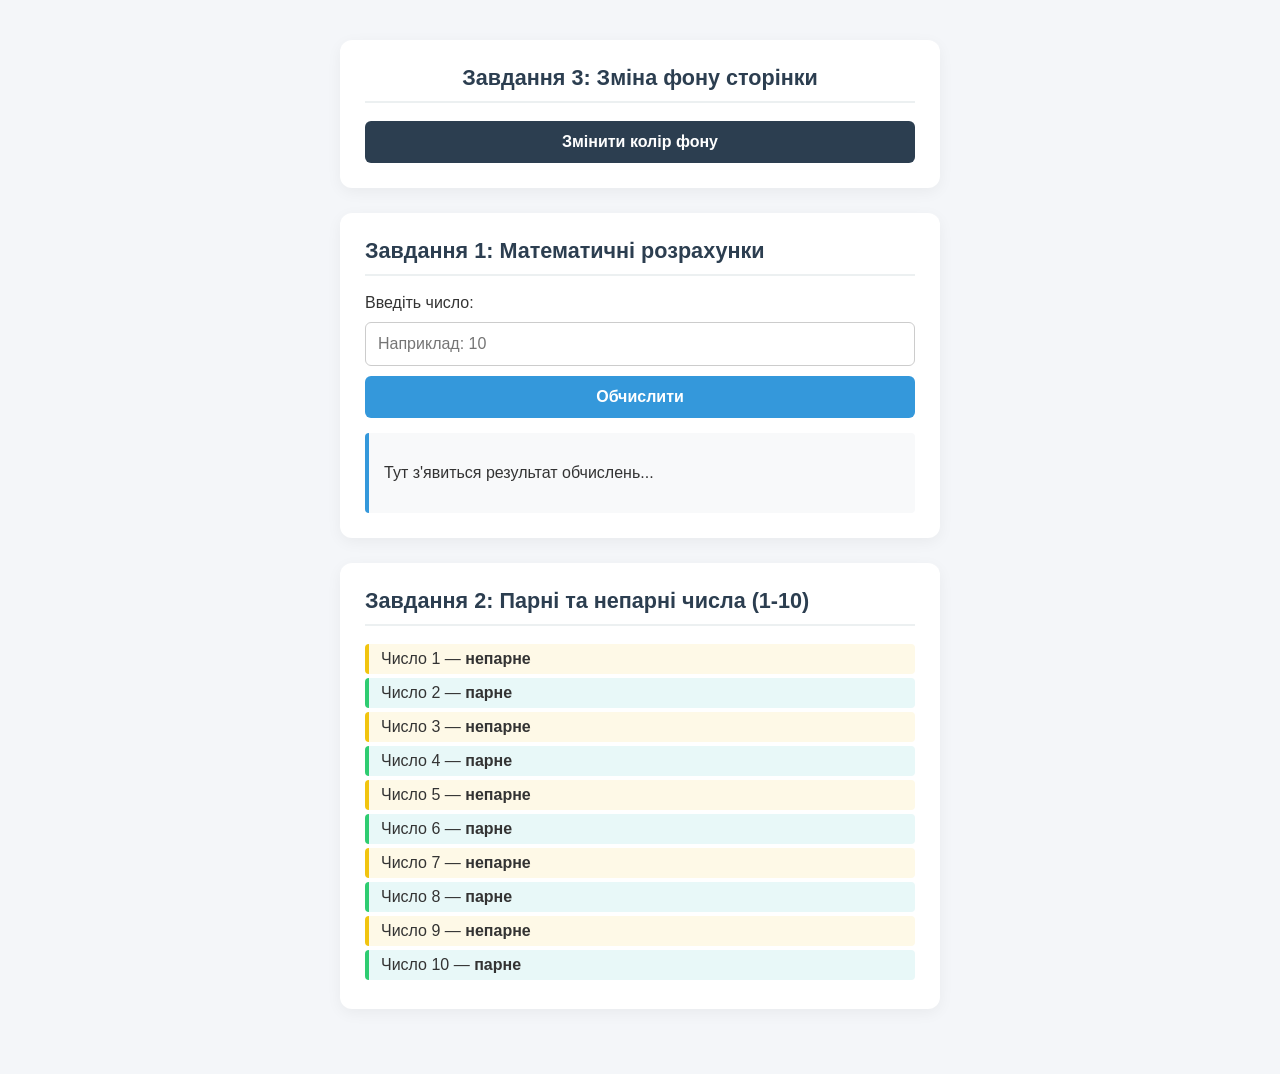
<file: index.html>
<!DOCTYPE html>
<html lang="uk">
<head>
    <meta charset="UTF-8">
    <meta name="viewport" content="width=device-width, initial-scale=1.0">
    <title>Практичні завдання JavaScript</title>
    <link rel="stylesheet" href="style.css">
</head>
<body>

    <main class="container">
        <section class="section section-theme">
            <h2>Завдання 3: Зміна фону сторінки</h2>
            <button id="changeColorBtn" class="btn btn-theme">Змінити колір фону</button>
        </section>
        <section class="section">
            <h2>Завдання 1: Математичні розрахунки</h2>
            <div class="calc-form">
                <label for="numberInput">Введіть число:</label>
                <input type="number" id="numberInput" placeholder="Наприклад: 10">
                <button id="calcBtn" class="btn">Обчислити</button>
            </div>
            
            <div id="calcResult" class="result-box">
                <p>Тут з'явиться результат обчислень...</p>
            </div>
        </section>
        <section class="section">
            <h2>Завдання 2: Парні та непарні числа (1-10)</h2>
            <div id="evenOddResult" class="result-list">
            </div>
        </section>
    </main>
    <script src="script.js"></script>
</body>
</html>
</file>
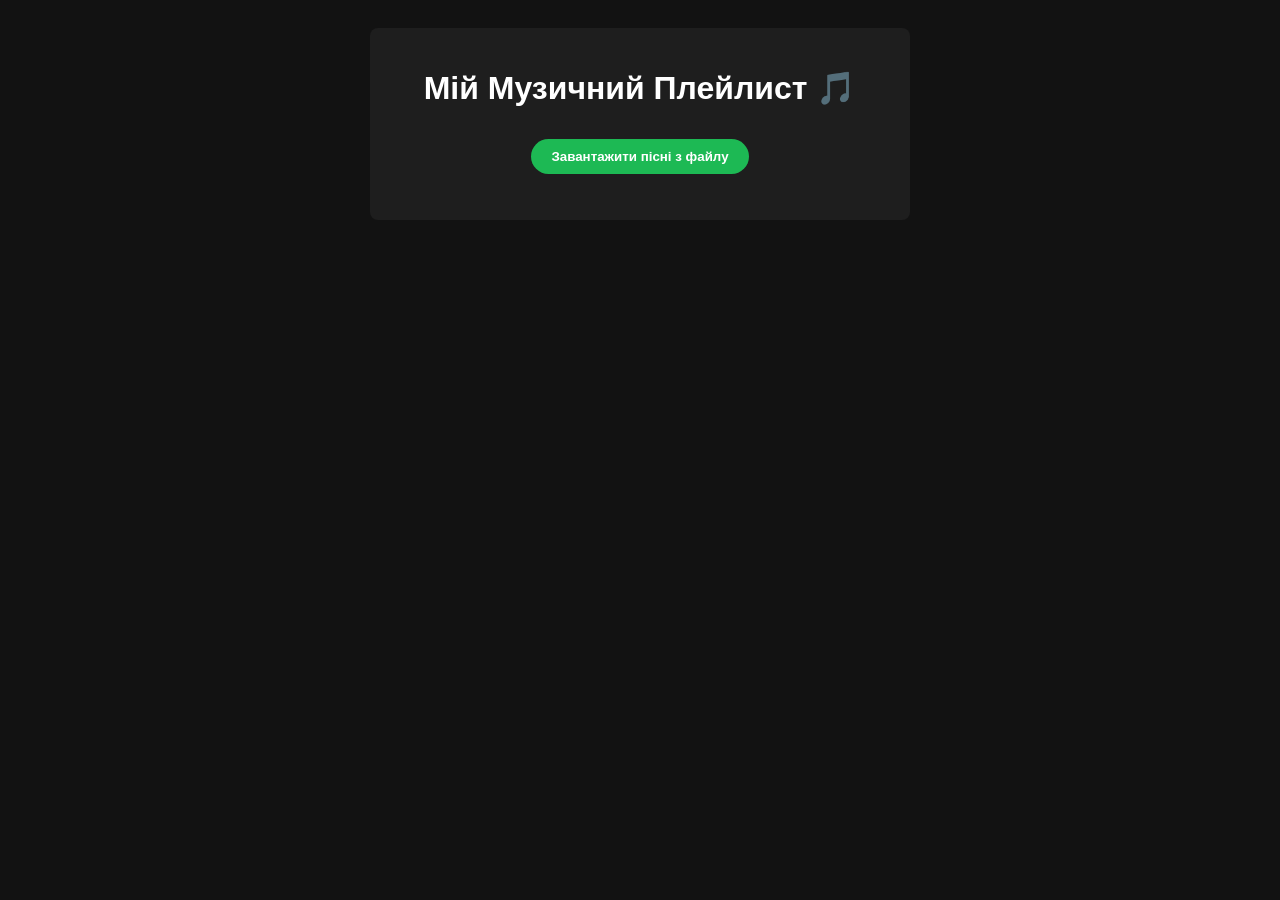
<file: music.html>
<!DOCTYPE html>
<html lang="uk">
<head>
    <meta charset="UTF-8">
    <meta name="viewport" content="width=device-width, initial-scale=1.0">
    <title>Музичний Плейлист</title>
    <style>
        body { font-family: sans-serif; background: #121212; color: #fff; padding: 20px; text-align: center; }
        .playlist-container { max-width: 500px; margin: 0 auto; background: #1e1e1e; padding: 20px; border-radius: 8px; }
        .btn { background: #1db954; color: white; border: none; padding: 10px 20px; margin: 10px; border-radius: 20px; cursor: pointer; font-weight: bold; }
        .btn:hover { background: #1ed760; }
        .btn-orange { background: #ff5500; }
        .btn-orange:hover { background: #ff7733; }
        ul { list-style: none; padding: 0; text-align: left; }
        li { padding: 10px; border-bottom: 1px solid #333; }
        #random-box { margin-top: 20px; padding: 15px; background: #282828; border-left: 5px solid #1db954; border-radius: 4px; display: none; }
    </style>
</head>
<body>

    <div class="playlist-container">
        <h1>Мій Музичний Плейлист 🎵</h1>
        <button id="load-songs-btn" class="btn">Завантажити пісні з файлу</button>
        <button id="random-song-btn" class="btn btn-orange" style="display: none;">🎯 Випадкова пісня</button>

        <div id="random-box">
            <strong>Зараз лунає:</strong> <span id="random-song-title"></span>
        </div>

        <ul id="playlist"></ul>
    </div>

    <script src="app.js"></script>
</body>
</html>
</file>
<file: style.css>
body {
    font-family: 'Segoe UI', Arial, sans-serif;
    background-color: #f4f6f9;
    color: #333333;
    margin: 0;
    padding: 40px 20px;
    display: flex;
    justify-content: center;
    transition: background-color 0.4s ease; 
}
.container {
    width: 100%;
    max-width: 600px;
}
.section {
    background: #ffffff;
    border-radius: 12px;
    padding: 25px;
    margin-bottom: 25px;
    box-shadow: 0 4px 15px rgba(0, 0, 0, 0.05);
}
.section-theme { text-align: center; }
h2 {
    margin-top: 0;
    color: #2c3e50;
    border-bottom: 2px solid #ecf0f1;
    padding-bottom: 10px;
    font-size: 1.35rem;
}
.calc-form {
    display: flex;
    flex-direction: column;
    gap: 10px;
    margin-bottom: 15px;
}
input[type="number"] {
    padding: 12px;
    border: 1px solid #ccc;
    border-radius: 6px;
    font-size: 1rem;
}
.btn {
    background-color: #3498db;
    color: #ffffff;
    border: none;
    padding: 12px 20px;
    font-size: 1rem;
    font-weight: bold;
    border-radius: 6px;
    cursor: pointer;
    transition: background-color 0.2s;
}
.btn:hover { background-color: #2980b9; }
.btn-theme { background-color: #2c3e50; width: 100%; }
.btn-theme:hover { background-color: #1a252f; }
.result-box {
    background-color: #f8f9fa;
    border-left: 4px solid #3498db;
    padding: 15px;
    border-radius: 4px;
    margin-top: 15px;
}
.error { color: #e74c3c; font-weight: bold; }
.result-list p { padding: 6px 12px; margin: 4px 0; border-radius: 4px; }
.even { background-color: #e8f8f8; border-left: 4px solid #2ecc71; }
.odd { background-color: #fef9e7; border-left: 4px solid #f1c40f; }
</file>
